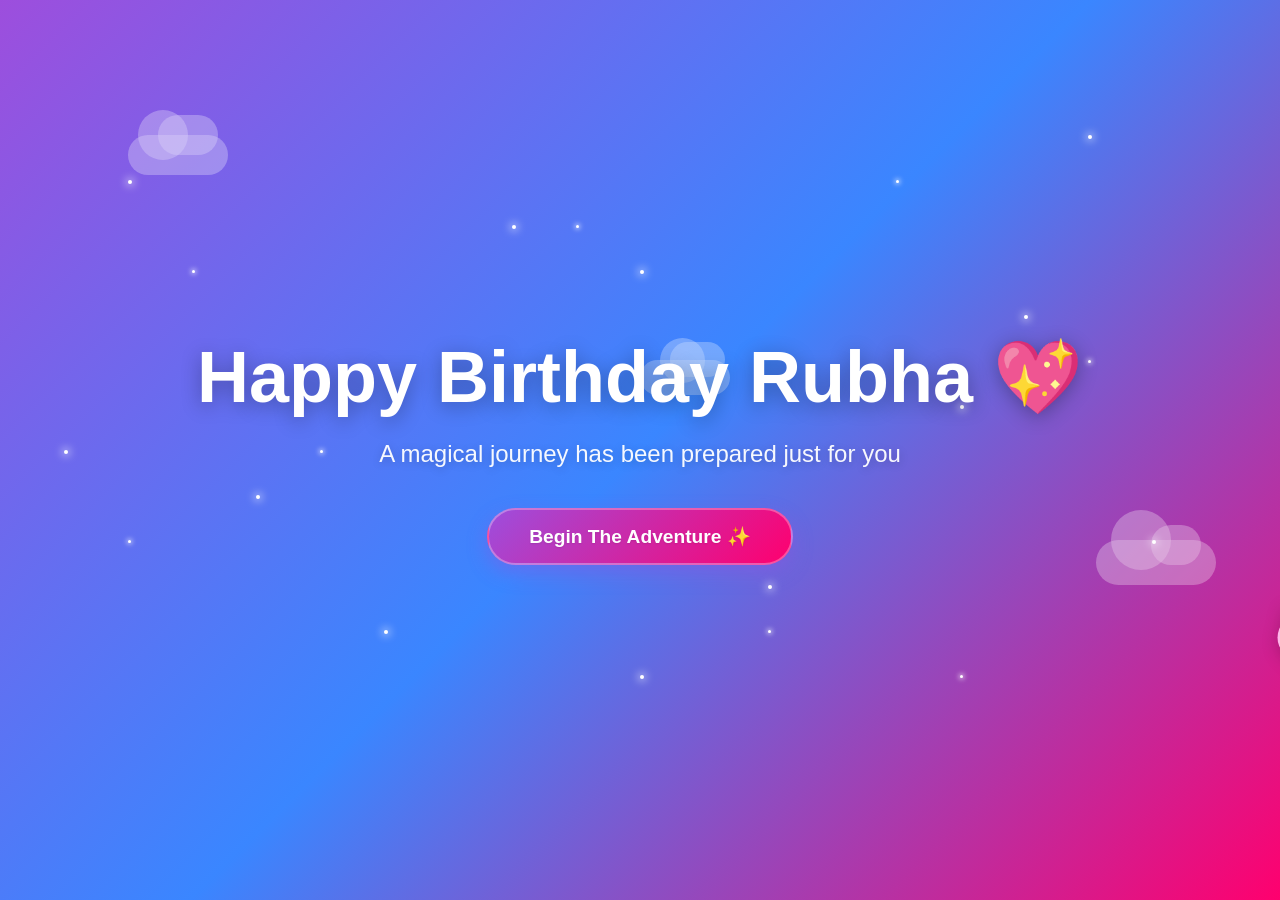
<file: rubha-birthday/index.html>
<!DOCTYPE html>
<html lang="en">
<head>
    <meta charset="UTF-8">
    <meta name="viewport" content="width=device-width, initial-scale=1.0">
    <title>Happy Birthday Rubha 💖</title>
    <link rel="stylesheet" href="style.css">
</head>
<body>
    <div class="page welcome-page">
        <!-- Animated background -->
        <div class="background-wrapper">
            <div class="gradient-bg"></div>
            
            <!-- Twinkling stars -->
            <div class="stars-container">
                <div class="star"></div>
                <div class="star"></div>
                <div class="star"></div>
                <div class="star"></div>
                <div class="star"></div>
                <div class="star"></div>
                <div class="star"></div>
                <div class="star"></div>
                <div class="star"></div>
                <div class="star"></div>
                <div class="star"></div>
                <div class="star"></div>
            </div>

            <!-- Floating clouds -->
            <div class="cloud cloud-1"></div>
            <div class="cloud cloud-2"></div>
            <div class="cloud cloud-3"></div>

            <!-- Rainbow -->
            <div class="rainbow-container">
                <div class="rainbow"></div>
            </div>

            <!-- Floating sparkles -->
            <div class="sparkles-container">
                <div class="sparkle sparkle-1"></div>
                <div class="sparkle sparkle-2"></div>
                <div class="sparkle sparkle-3"></div>
                <div class="sparkle sparkle-4"></div>
                <div class="sparkle sparkle-5"></div>
                <div class="sparkle sparkle-6"></div>
                <div class="sparkle sparkle-7"></div>
                <div class="sparkle sparkle-8"></div>
            </div>

            <!-- Animated Unicorn -->
            <div class="unicorn-container">
                <svg class="unicorn" viewBox="0 0 100 80" xmlns="http://www.w3.org/2000/svg">
                    <!-- Unicorn body -->
                    <ellipse cx="50" cy="50" rx="25" ry="20" fill="#FFB6E8"/>
                    
                    <!-- Unicorn head -->
                    <circle cx="28" cy="35" r="15" fill="#FFB6E8"/>
                    
                    <!-- Ears -->
                    <ellipse cx="20" cy="22" rx="4" ry="10" fill="#FFB6E8"/>
                    <ellipse cx="36" cy="20" rx="4" ry="10" fill="#FFB6E8"/>
                    <ellipse cx="20" cy="24" rx="2" ry="7" fill="#E8A0D0"/>
                    <ellipse cx="36" cy="22" rx="2" ry="7" fill="#E8A0D0"/>
                    
                    <!-- Horn -->
                    <polygon points="28,18 26,0 30,18" fill="#FFD700"/>
                    <polygon points="27.5,17 28,8 28.5,17" fill="#FFF"/>
                    
                    <!-- Eyes -->
                    <circle cx="24" cy="32" r="2" fill="#333"/>
                    <circle cx="32" cy="32" r="2" fill="#333"/>
                    
                    <!-- Muzzle -->
                    <ellipse cx="25" cy="40" rx="5" ry="4" fill="#FFE0F0"/>
                    
                    <!-- Mane -->
                    <path d="M 30 20 Q 32 15 35 20" stroke="#FF69B4" stroke-width="2" fill="none"/>
                    <path d="M 32 25 Q 35 20 38 25" stroke="#FF69B4" stroke-width="2" fill="none"/>
                    
                    <!-- Legs -->
                    <rect x="42" y="65" width="4" height="12" fill="#FFB6E8" rx="2"/>
                    <rect x="52" y="65" width="4" height="12" fill="#FFB6E8" rx="2"/>
                    <rect x="46" y="67" width="4" height="10" fill="#FFB6E8" rx="2"/>
                    <rect x="56" y="67" width="4" height="10" fill="#FFB6E8" rx="2"/>
                    
                    <!-- Tail -->
                    <path d="M 75 48 Q 85 45 90 35" stroke="#FF69B4" stroke-width="4" fill="none" stroke-linecap="round"/>
                    <path d="M 76 50 Q 86 48 91 40" stroke="#FF1493" stroke-width="3" fill="none" stroke-linecap="round"/>
                </svg>
            </div>
        </div>

        <!-- Content -->
        <div class="content-wrapper">
            <div class="hero-content">
                <h1 class="hero-title">Happy Birthday Rubha 💖</h1>
                <p class="hero-subtitle">A magical journey has been prepared just for you</p>
                <button class="magic-button" onclick="navigateTo('pandas.html')">
                    Begin The Adventure ✨
                </button>
            </div>
        </div>
    </div>

    <script src="script.js"></script>
</body>
</html>
</file>
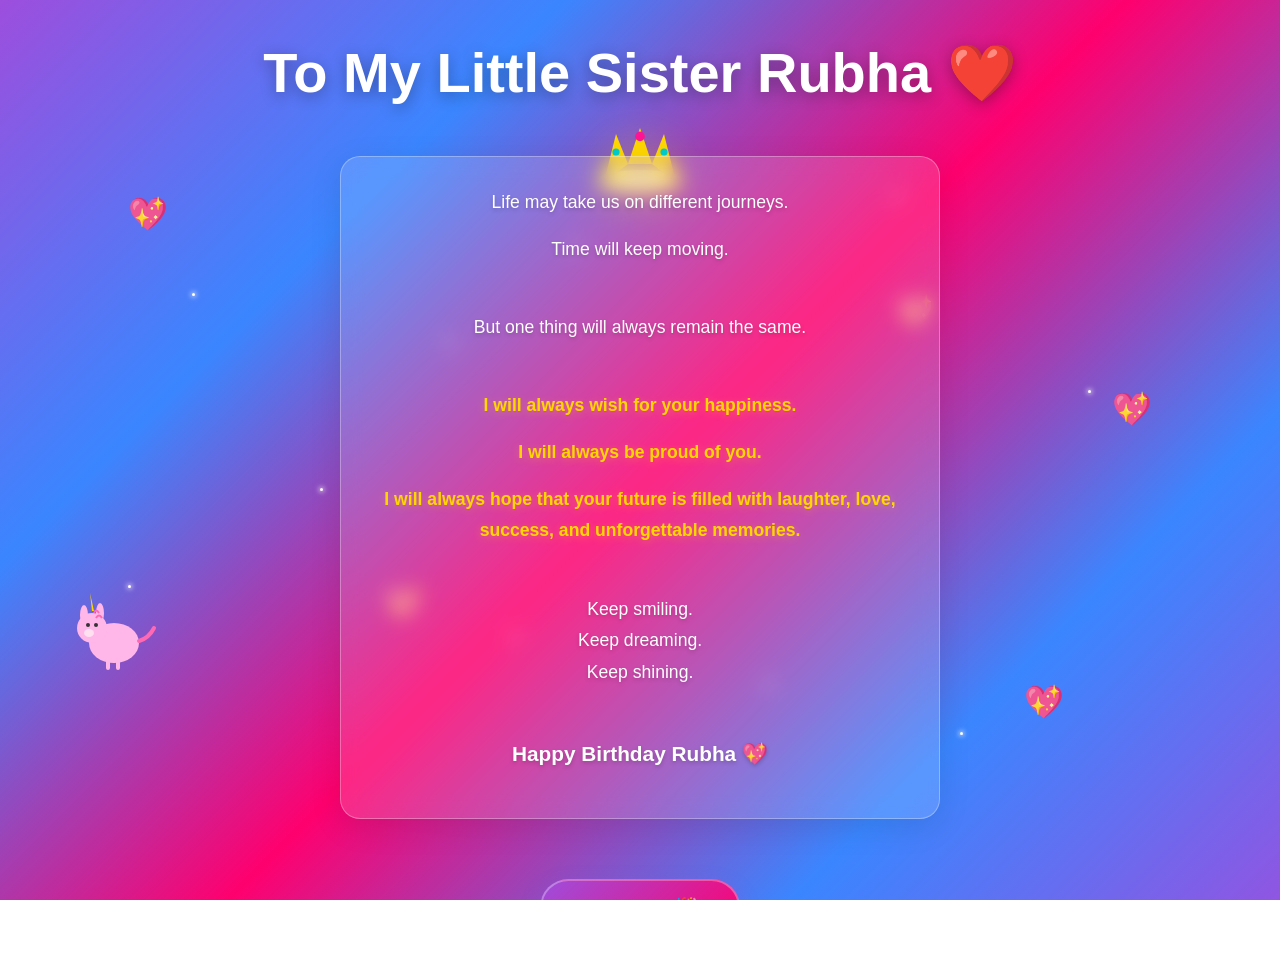
<file: rubha-birthday/final.html>
<!DOCTYPE html>
<html lang="en">
<head>
    <meta charset="UTF-8">
    <meta name="viewport" content="width=device-width, initial-scale=1.0">
    <title>Final Message - Happy Birthday Rubha</title>
    <link rel="stylesheet" href="style.css">
</head>
<body>
    <div class="page final-page">
        <!-- Animated background -->
        <div class="background-wrapper">
            <div class="gradient-bg gradient-final"></div>
            
            <!-- Rainbow -->
            <div class="rainbow-container">
                <div class="rainbow rainbow-final"></div>
            </div>

            <!-- Floating sparkles -->
            <div class="sparkles-container">
                <div class="sparkle sparkle-1"></div>
                <div class="sparkle sparkle-2"></div>
                <div class="sparkle sparkle-3"></div>
                <div class="sparkle sparkle-4"></div>
                <div class="sparkle sparkle-5"></div>
                <div class="sparkle sparkle-6"></div>
                <div class="sparkle sparkle-7"></div>
                <div class="sparkle sparkle-8"></div>
                <div class="sparkle sparkle-9"></div>
                <div class="sparkle sparkle-10"></div>
            </div>

            <!-- Floating hearts -->
            <div class="particles-container">
                <div class="heart heart-1">💖</div>
                <div class="heart heart-2">💖</div>
                <div class="heart heart-3">💖</div>
                <div class="heart heart-4">💖</div>
                <div class="heart heart-5">💖</div>
            </div>

            <!-- Animated Unicorns -->
            <div class="unicorn-flying">
                <svg class="unicorn-mini" viewBox="0 0 100 80" xmlns="http://www.w3.org/2000/svg">
                    <ellipse cx="50" cy="50" rx="25" ry="20" fill="#FFB6E8"/>
                    <circle cx="28" cy="35" r="15" fill="#FFB6E8"/>
                    <ellipse cx="20" cy="22" rx="4" ry="10" fill="#FFB6E8"/>
                    <ellipse cx="36" cy="20" rx="4" ry="10" fill="#FFB6E8"/>
                    <polygon points="28,18 26,0 30,18" fill="#FFD700"/>
                    <circle cx="24" cy="32" r="2" fill="#333"/>
                    <circle cx="32" cy="32" r="2" fill="#333"/>
                    <ellipse cx="25" cy="40" rx="5" ry="4" fill="#FFE0F0"/>
                    <path d="M 30 20 Q 32 15 35 20" stroke="#FF69B4" stroke-width="2" fill="none"/>
                    <path d="M 32 25 Q 35 20 38 25" stroke="#FF69B4" stroke-width="2" fill="none"/>
                    <rect x="42" y="65" width="4" height="12" fill="#FFB6E8" rx="2"/>
                    <rect x="52" y="65" width="4" height="12" fill="#FFB6E8" rx="2"/>
                    <path d="M 75 48 Q 85 45 90 35" stroke="#FF69B4" stroke-width="4" fill="none" stroke-linecap="round"/>
                </svg>
            </div>

            <!-- Crown animation -->
            <div class="crown-container">
                <svg class="crown" viewBox="0 0 100 60" xmlns="http://www.w3.org/2000/svg">
                    <!-- Crown base -->
                    <ellipse cx="50" cy="50" rx="35" ry="8" fill="#FFD700"/>
                    <ellipse cx="50" cy="48" rx="35" ry="8" fill="#FFF8DC" opacity="0.7"/>
                    
                    <!-- Crown points -->
                    <polygon points="20,50 30,10 40,35" fill="#FFD700"/>
                    <polygon points="40,35 50,5 60,35" fill="#FFD700"/>
                    <polygon points="60,35 70,10 80,50" fill="#FFD700"/>
                    
                    <!-- Jewels -->
                    <circle cx="50" cy="12" r="4" fill="#FF1493"/>
                    <circle cx="30" cy="25" r="3" fill="#00CED1"/>
                    <circle cx="70" cy="25" r="3" fill="#00CED1"/>
                    <circle cx="20" cy="48" r="2" fill="#FFD700"/>
                    <circle cx="80" cy="48" r="2" fill="#FFD700"/>
                </svg>
            </div>
        </div>

        <!-- Content -->
        <div class="content-wrapper final-content">
            <h1 class="final-title">To My Little Sister Rubha ❤️</h1>

            <div class="final-message glass-card">
                <div class="message-text">
                    <p>Life may take us on different journeys.</p>
                    <p>Time will keep moving.</p>
                    <br>
                    <p>But one thing will always remain the same.</p>
                    <br>
                    <p><span class="highlight">I will always wish for your happiness.</span></p>
                    <p><span class="highlight">I will always be proud of you.</span></p>
                    <p><span class="highlight">I will always hope that your future is filled with laughter, love, success, and unforgettable memories.</span></p>
                    <br>
                    <p>Keep smiling.<br>Keep dreaming.<br>Keep shining.</p>
                    <br>
                    <p class="signature">Happy Birthday Rubha 💖</p>
                </div>
            </div>

            <!-- Celebration animation trigger -->
            <div class="celebration-trigger">
                <button class="magic-button" onclick="triggerCelebration()">
                    Celebrate 🎉
                </button>
            </div>
        </div>

        <!-- Confetti container for celebration -->
        <div class="confetti-container" id="celebrationConfetti"></div>

        <!-- Celebration pandas -->
        <div class="celebration-pandas">
            <svg class="celebrating-panda panda-celebrate-1" viewBox="0 0 100 100" xmlns="http://www.w3.org/2000/svg">
                <circle cx="50" cy="45" r="35" fill="#FFF"/>
                <circle cx="28" cy="18" r="12" fill="#000"/>
                <circle cx="72" cy="18" r="12" fill="#000"/>
                <ellipse cx="38" cy="35" rx="10" ry="14" fill="#000"/>
                <ellipse cx="62" cy="35" rx="10" ry="14" fill="#000"/>
                <circle cx="38" cy="33" r="4" fill="#FFF"/>
                <circle cx="62" cy="33" r="4" fill="#FFF"/>
                <circle cx="38" cy="33" r="2" fill="#000"/>
                <circle cx="62" cy="33" r="2" fill="#000"/>
                <circle cx="50" cy="48" r="3" fill="#000"/>
                <path d="M 45 50 Q 50 54 55 50" stroke="#000" stroke-width="2" fill="none" stroke-linecap="round"/>
                <ellipse cx="50" cy="75" rx="20" ry="18" fill="#FFF"/>
                <ellipse cx="32" cy="65" rx="8" ry="18" fill="#000"/>
                <ellipse cx="68" cy="65" rx="8" ry="18" fill="#000"/>
                <circle cx="25" cy="45" r="5" fill="#FFB6D9" opacity="0.6"/>
                <circle cx="75" cy="45" r="5" fill="#FFB6D9" opacity="0.6"/>
            </svg>

            <svg class="celebrating-panda panda-celebrate-2" viewBox="0 0 100 100" xmlns="http://www.w3.org/2000/svg">
                <circle cx="50" cy="45" r="35" fill="#FFF"/>
                <circle cx="28" cy="18" r="12" fill="#000"/>
                <circle cx="72" cy="18" r="12" fill="#000"/>
                <ellipse cx="38" cy="35" rx="10" ry="14" fill="#000"/>
                <ellipse cx="62" cy="35" rx="10" ry="14" fill="#000"/>
                <circle cx="38" cy="33" r="4" fill="#FFF"/>
                <circle cx="62" cy="33" r="4" fill="#FFF"/>
                <circle cx="38" cy="33" r="2" fill="#000"/>
                <circle cx="62" cy="33" r="2" fill="#000"/>
                <circle cx="50" cy="48" r="3" fill="#000"/>
                <path d="M 45 50 Q 50 54 55 50" stroke="#000" stroke-width="2" fill="none" stroke-linecap="round"/>
                <ellipse cx="50" cy="75" rx="20" ry="18" fill="#FFF"/>
                <ellipse cx="32" cy="65" rx="8" ry="18" fill="#000"/>
                <ellipse cx="68" cy="65" rx="8" ry="18" fill="#000"/>
                <circle cx="25" cy="45" r="5" fill="#FFB6D9" opacity="0.6"/>
                <circle cx="75" cy="45" r="5" fill="#FFB6D9" opacity="0.6"/>
            </svg>
        </div>
    </div>

    <script src="script.js"></script>
</body>
</html>
</file>
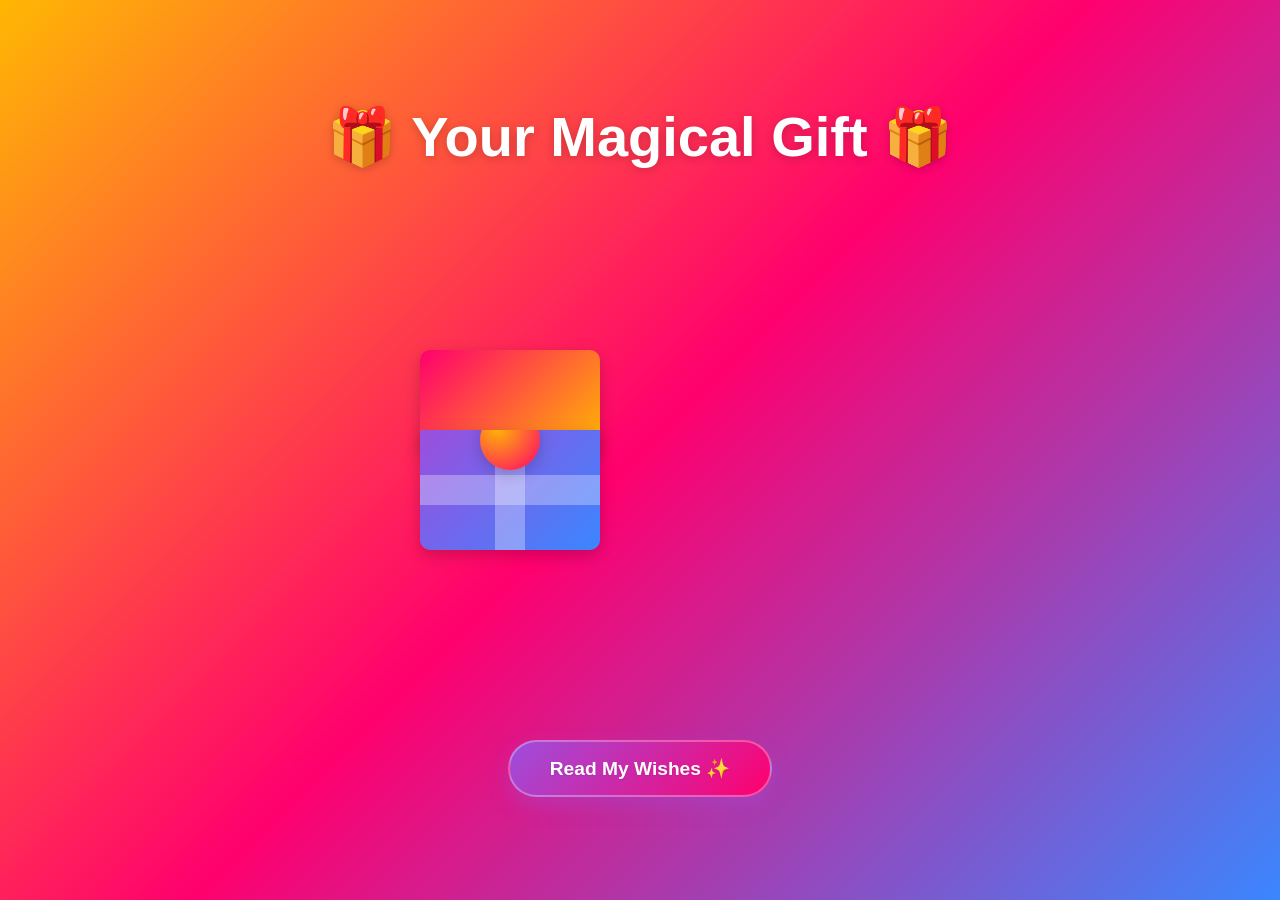
<file: rubha-birthday/gift.html>
<!DOCTYPE html>
<html lang="en">
<head>
    <meta charset="UTF-8">
    <meta name="viewport" content="width=device-width, initial-scale=1.0">
    <title>Your Magical Gift - Happy Birthday Rubha</title>
    <link rel="stylesheet" href="style.css">
</head>
<body>
    <div class="page gift-page">
        <!-- Animated background -->
        <div class="background-wrapper">
            <div class="gradient-bg gradient-variant-4"></div>
        </div>

        <!-- Content -->
        <div class="content-wrapper gift-content">
            <h1 class="page-title">🎁 Your Magical Gift 🎁</h1>

            <div class="gift-container">
                <!-- Gift Box -->
                <div class="gift-box-wrapper" id="giftBox" onclick="openGift()">
                    <div class="gift-box">
                        <!-- Gift Lid -->
                        <div class="gift-lid">
                            <div class="lid-shadow"></div>
                        </div>
                        
                        <!-- Gift Body -->
                        <div class="gift-body">
                            <div class="gift-ribbon vertical-ribbon"></div>
                            <div class="gift-ribbon horizontal-ribbon"></div>
                            <div class="gift-bow"></div>
                        </div>
                    </div>
                </div>

                <!-- Confetti Container -->
                <div class="confetti-container" id="confettiContainer"></div>

                <!-- Gift Content (Hidden until opened) -->
                <div class="gift-reveal glass-card" id="giftReveal">
                    <h2 class="gift-title">Inside This Gift 🌸</h2>
                    <div class="gift-items">
                        <div class="gift-item">
                            <span class="gift-icon">🌸</span>
                            <p>Endless Happiness</p>
                        </div>
                        <div class="gift-item">
                            <span class="gift-icon">✨</span>
                            <p>Confidence</p>
                        </div>
                        <div class="gift-item">
                            <span class="gift-icon">💖</span>
                            <p>Love</p>
                        </div>
                        <div class="gift-item">
                            <span class="gift-icon">🎯</span>
                            <p>Success</p>
                        </div>
                        <div class="gift-item">
                            <span class="gift-icon">🌈</span>
                            <p>Beautiful Memories</p>
                        </div>
                        <div class="gift-item">
                            <span class="gift-icon">🦄</span>
                            <p>Magical Adventures</p>
                        </div>
                    </div>

                    <!-- Floating hearts animation -->
                    <div class="floating-hearts">
                        <div class="floating-heart heart-float-1">💖</div>
                        <div class="floating-heart heart-float-2">💖</div>
                        <div class="floating-heart heart-float-3">💖</div>
                        <div class="floating-heart heart-float-4">💖</div>
                        <div class="floating-heart heart-float-5">💖</div>
                    </div>
                </div>
            </div>

            <div class="button-container">
                <button class="magic-button" onclick="navigateTo('wishes.html')">
                    Read My Wishes ✨
                </button>
            </div>
        </div>
    </div>

    <script src="script.js"></script>
</body>
</html>
</file>
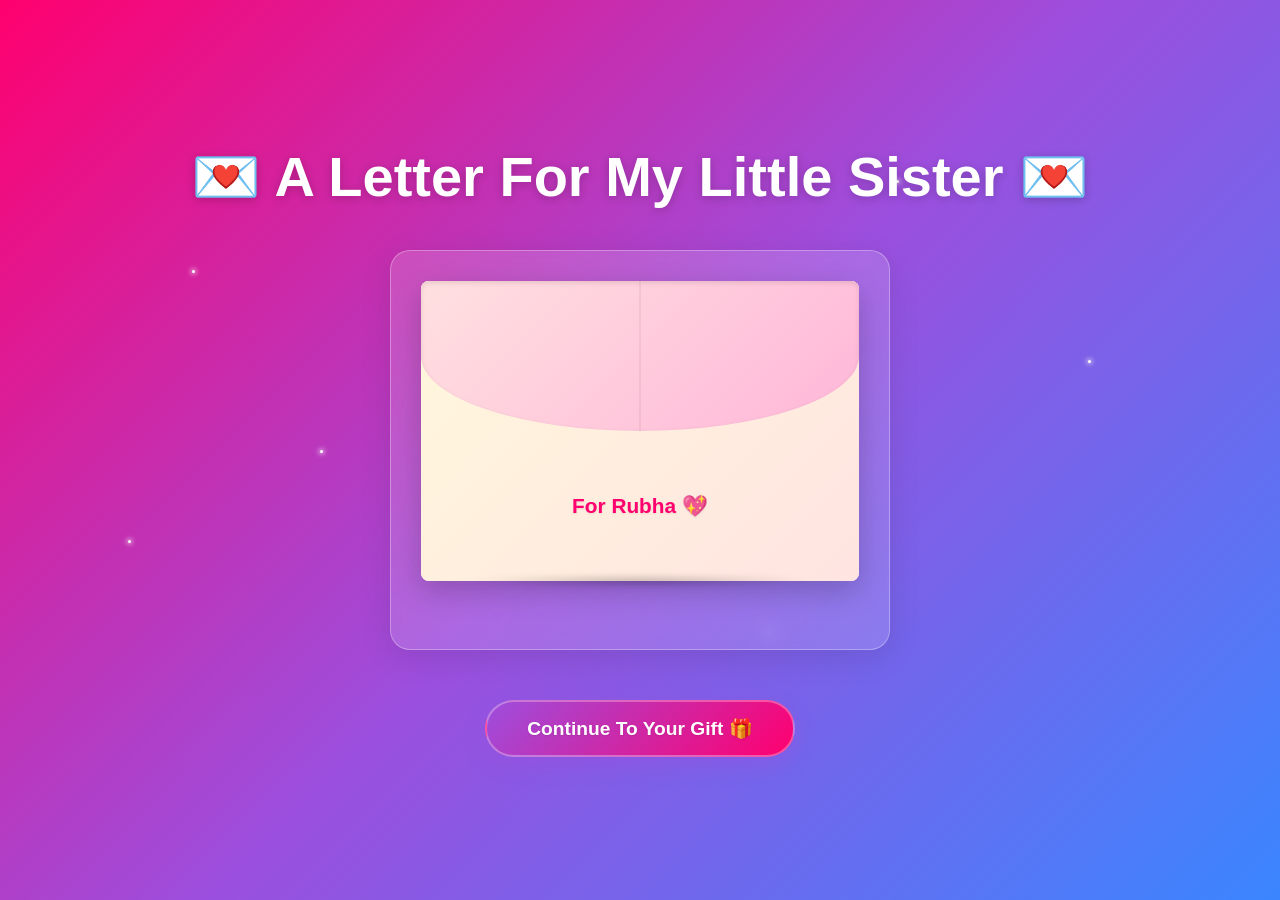
<file: rubha-birthday/letter.html>
<!DOCTYPE html>
<html lang="en">
<head>
    <meta charset="UTF-8">
    <meta name="viewport" content="width=device-width, initial-scale=1.0">
    <title>Letter For My Little Sister - Happy Birthday Rubha</title>
    <link rel="stylesheet" href="style.css">
</head>
<body>
    <div class="page letter-page">
        <!-- Animated background -->
        <div class="background-wrapper">
            <div class="gradient-bg gradient-variant-3"></div>
            
            <!-- Floating sparkles -->
            <div class="sparkles-container">
                <div class="sparkle sparkle-1"></div>
                <div class="sparkle sparkle-2"></div>
                <div class="sparkle sparkle-3"></div>
                <div class="sparkle sparkle-4"></div>
                <div class="sparkle sparkle-5"></div>
                <div class="sparkle sparkle-6"></div>
            </div>
        </div>

        <!-- Content -->
        <div class="content-wrapper letter-content">
            <h1 class="page-title">💌 A Letter For My Little Sister 💌</h1>

            <div class="letter-container glass-card">
                <!-- Envelope -->
                <div class="envelope" id="envelope" onclick="openEnvelope()">
                    <div class="envelope-back"></div>
                    <div class="envelope-front">
                        <div class="envelope-flap"></div>
                        <div class="envelope-body">
                            <p class="envelope-text">For Rubha 💖</p>
                        </div>
                    </div>
                    <div class="envelope-shadow"></div>
                </div>

                <!-- Letter inside -->
                <div class="letter-paper" id="letterPaper">
                    <div class="letter-content-inner">
                        <h2 class="letter-title">Dear Rubha 💖</h2>
                        <div class="letter-body">
                            <p>Today is not just another birthday.</p>
                            <p>It is a celebration of the wonderful person you are.</p>
                            <br>
                            <p>Thank you for all the smiles, all the memories, and all the happiness you bring.</p>
                            <br>
                            <p>No matter how many years pass, you will always be my little sister.</p>
                            <br>
                            <p>May your life be filled with:</p>
                            <ul class="letter-list">
                                <li>✨ Joy</li>
                                <li>🎯 Success</li>
                                <li>💖 Love</li>
                                <li>🌈 Adventures</li>
                                <li>💝 Beautiful Memories</li>
                            </ul>
                            <br>
                            <p class="letter-closing">Keep smiling.<br>Keep dreaming.<br>Keep shining.</p>
                            <br>
                            <p class="letter-signature">Happy Birthday ❤️</p>
                        </div>
                    </div>
                </div>
            </div>

            <div class="button-container">
                <button class="magic-button" onclick="navigateTo('gift.html')">
                    Continue To Your Gift 🎁
                </button>
            </div>
        </div>
    </div>

    <script src="script.js"></script>
</body>
</html>
</file>
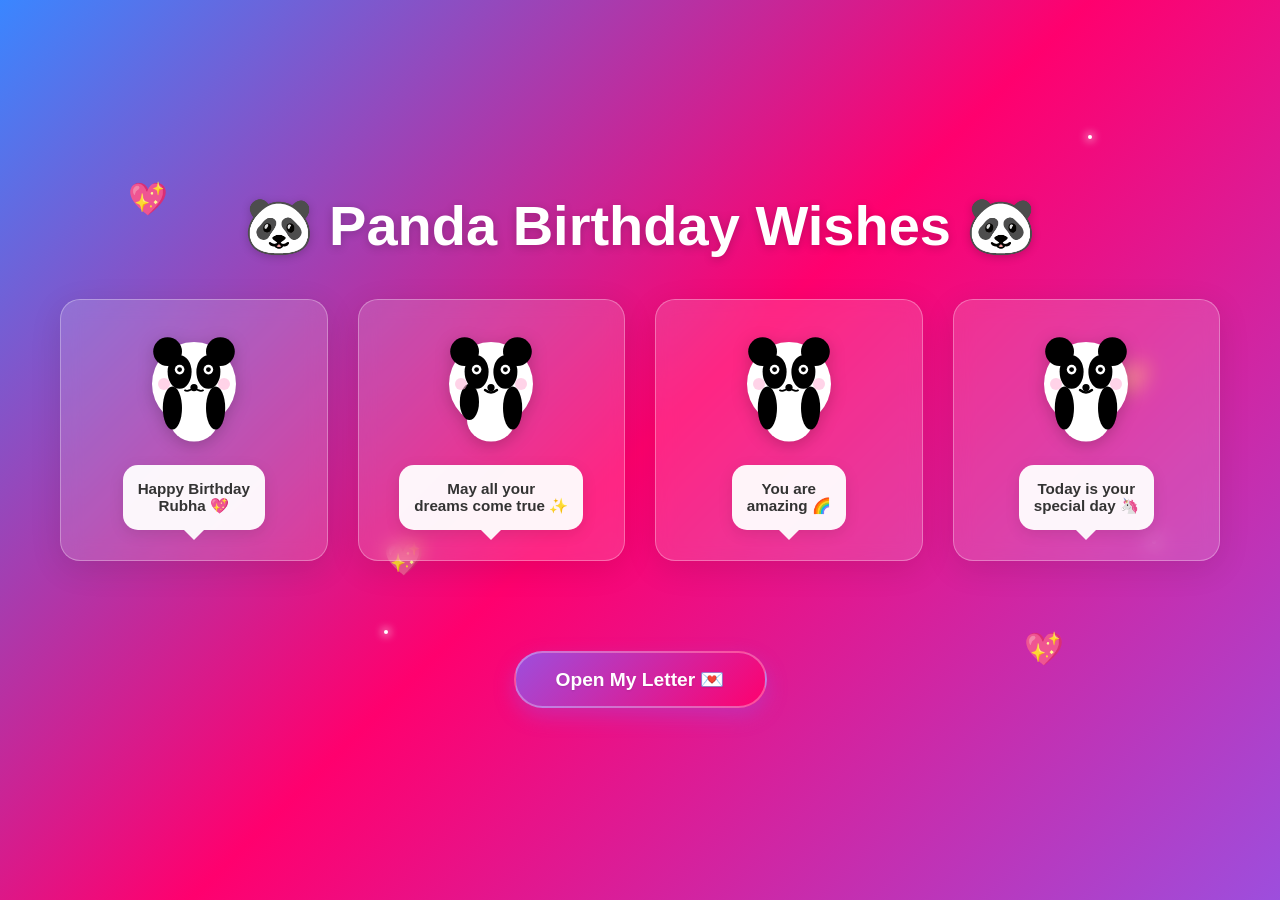
<file: rubha-birthday/pandas.html>
<!DOCTYPE html>
<html lang="en">
<head>
    <meta charset="UTF-8">
    <meta name="viewport" content="width=device-width, initial-scale=1.0">
    <title>Panda Wishes - Happy Birthday Rubha</title>
    <link rel="stylesheet" href="style.css">
</head>
<body>
    <div class="page pandas-page">
        <!-- Animated background -->
        <div class="background-wrapper">
            <div class="gradient-bg gradient-variant-2"></div>
            
            <!-- Rainbow -->
            <div class="rainbow-container">
                <div class="rainbow"></div>
            </div>

            <!-- Floating hearts and stars -->
            <div class="particles-container">
                <div class="heart heart-1">💖</div>
                <div class="star star-1"></div>
                <div class="heart heart-2">💖</div>
                <div class="star star-2"></div>
                <div class="heart heart-3">💖</div>
                <div class="star star-3"></div>
                <div class="heart heart-4">💖</div>
            </div>
        </div>

        <!-- Content -->
        <div class="content-wrapper pandas-content">
            <h1 class="page-title">🐼 Panda Birthday Wishes 🐼</h1>

            <div class="pandas-grid">
                <!-- Panda 1 -->
                <div class="panda-card glass-card">
                    <div class="panda-box">
                        <svg class="panda" viewBox="0 0 100 100" xmlns="http://www.w3.org/2000/svg">
                            <!-- Head -->
                            <circle cx="50" cy="45" r="35" fill="#FFF"/>
                            <!-- Left ear -->
                            <circle cx="28" cy="18" r="12" fill="#000"/>
                            <!-- Right ear -->
                            <circle cx="72" cy="18" r="12" fill="#000"/>
                            <!-- Left eye patch -->
                            <ellipse cx="38" cy="35" rx="10" ry="14" fill="#000"/>
                            <!-- Right eye patch -->
                            <ellipse cx="62" cy="35" rx="10" ry="14" fill="#000"/>
                            <!-- Eyes -->
                            <circle cx="38" cy="33" r="4" fill="#FFF"/>
                            <circle cx="62" cy="33" r="4" fill="#FFF"/>
                            <circle cx="38" cy="33" r="2" fill="#000"/>
                            <circle cx="62" cy="33" r="2" fill="#000"/>
                            <!-- Nose -->
                            <circle cx="50" cy="48" r="3" fill="#000"/>
                            <!-- Mouth -->
                            <path d="M 50 48 Q 45 52 42 50" stroke="#000" stroke-width="1.5" fill="none"/>
                            <path d="M 50 48 Q 55 52 58 50" stroke="#000" stroke-width="1.5" fill="none"/>
                            <!-- Body -->
                            <ellipse cx="50" cy="75" rx="20" ry="18" fill="#FFF"/>
                            <!-- Left arm -->
                            <ellipse cx="32" cy="65" rx="8" ry="18" fill="#000"/>
                            <!-- Right arm -->
                            <ellipse cx="68" cy="65" rx="8" ry="18" fill="#000"/>
                            <!-- Cheeks -->
                            <circle cx="25" cy="45" r="5" fill="#FFB6D9" opacity="0.6"/>
                            <circle cx="75" cy="45" r="5" fill="#FFB6D9" opacity="0.6"/>
                        </svg>
                    </div>
                    <div class="speech-bubble">
                        <p>Happy Birthday<br>Rubha 💖</p>
                    </div>
                </div>

                <!-- Panda 2 -->
                <div class="panda-card glass-card">
                    <div class="panda-box">
                        <svg class="panda panda-wave" viewBox="0 0 100 100" xmlns="http://www.w3.org/2000/svg">
                            <!-- Head -->
                            <circle cx="50" cy="45" r="35" fill="#FFF"/>
                            <!-- Left ear -->
                            <circle cx="28" cy="18" r="12" fill="#000"/>
                            <!-- Right ear -->
                            <circle cx="72" cy="18" r="12" fill="#000"/>
                            <!-- Left eye patch -->
                            <ellipse cx="38" cy="35" rx="10" ry="14" fill="#000"/>
                            <!-- Right eye patch -->
                            <ellipse cx="62" cy="35" rx="10" ry="14" fill="#000"/>
                            <!-- Eyes -->
                            <circle cx="38" cy="33" r="4" fill="#FFF"/>
                            <circle cx="62" cy="33" r="4" fill="#FFF"/>
                            <circle cx="38" cy="33" r="2" fill="#000"/>
                            <circle cx="62" cy="33" r="2" fill="#000"/>
                            <!-- Nose -->
                            <circle cx="50" cy="48" r="3" fill="#000"/>
                            <!-- Mouth happy -->
                            <path d="M 45 50 Q 50 54 55 50" stroke="#000" stroke-width="2" fill="none" stroke-linecap="round"/>
                            <!-- Body -->
                            <ellipse cx="50" cy="75" rx="20" ry="18" fill="#FFF"/>
                            <!-- Left arm (waving) -->
                            <ellipse cx="32" cy="60" rx="8" ry="15" fill="#000"/>
                            <!-- Right arm -->
                            <ellipse cx="68" cy="65" rx="8" ry="18" fill="#000"/>
                            <!-- Cheeks -->
                            <circle cx="25" cy="45" r="5" fill="#FFB6D9" opacity="0.6"/>
                            <circle cx="75" cy="45" r="5" fill="#FFB6D9" opacity="0.6"/>
                        </svg>
                    </div>
                    <div class="speech-bubble">
                        <p>May all your<br>dreams come true ✨</p>
                    </div>
                </div>

                <!-- Panda 3 -->
                <div class="panda-card glass-card">
                    <div class="panda-box">
                        <svg class="panda" viewBox="0 0 100 100" xmlns="http://www.w3.org/2000/svg">
                            <!-- Head -->
                            <circle cx="50" cy="45" r="35" fill="#FFF"/>
                            <!-- Left ear -->
                            <circle cx="28" cy="18" r="12" fill="#000"/>
                            <!-- Right ear -->
                            <circle cx="72" cy="18" r="12" fill="#000"/>
                            <!-- Left eye patch -->
                            <ellipse cx="38" cy="35" rx="10" ry="14" fill="#000"/>
                            <!-- Right eye patch -->
                            <ellipse cx="62" cy="35" rx="10" ry="14" fill="#000"/>
                            <!-- Eyes -->
                            <circle cx="38" cy="33" r="4" fill="#FFF"/>
                            <circle cx="62" cy="33" r="4" fill="#FFF"/>
                            <circle cx="38" cy="33" r="2" fill="#000"/>
                            <circle cx="62" cy="33" r="2" fill="#000"/>
                            <!-- Nose -->
                            <circle cx="50" cy="48" r="3" fill="#000"/>
                            <!-- Mouth -->
                            <path d="M 50 48 Q 45 52 42 50" stroke="#000" stroke-width="1.5" fill="none"/>
                            <path d="M 50 48 Q 55 52 58 50" stroke="#000" stroke-width="1.5" fill="none"/>
                            <!-- Body -->
                            <ellipse cx="50" cy="75" rx="20" ry="18" fill="#FFF"/>
                            <!-- Left arm -->
                            <ellipse cx="32" cy="65" rx="8" ry="18" fill="#000"/>
                            <!-- Right arm -->
                            <ellipse cx="68" cy="65" rx="8" ry="18" fill="#000"/>
                            <!-- Cheeks -->
                            <circle cx="25" cy="45" r="5" fill="#FFB6D9" opacity="0.6"/>
                            <circle cx="75" cy="45" r="5" fill="#FFB6D9" opacity="0.6"/>
                        </svg>
                    </div>
                    <div class="speech-bubble">
                        <p>You are<br>amazing 🌈</p>
                    </div>
                </div>

                <!-- Panda 4 -->
                <div class="panda-card glass-card">
                    <div class="panda-box">
                        <svg class="panda panda-bounce" viewBox="0 0 100 100" xmlns="http://www.w3.org/2000/svg">
                            <!-- Head -->
                            <circle cx="50" cy="45" r="35" fill="#FFF"/>
                            <!-- Left ear -->
                            <circle cx="28" cy="18" r="12" fill="#000"/>
                            <!-- Right ear -->
                            <circle cx="72" cy="18" r="12" fill="#000"/>
                            <!-- Left eye patch -->
                            <ellipse cx="38" cy="35" rx="10" ry="14" fill="#000"/>
                            <!-- Right eye patch -->
                            <ellipse cx="62" cy="35" rx="10" ry="14" fill="#000"/>
                            <!-- Eyes -->
                            <circle cx="38" cy="33" r="4" fill="#FFF"/>
                            <circle cx="62" cy="33" r="4" fill="#FFF"/>
                            <circle cx="38" cy="33" r="2" fill="#000"/>
                            <circle cx="62" cy="33" r="2" fill="#000"/>
                            <!-- Nose -->
                            <circle cx="50" cy="48" r="3" fill="#000"/>
                            <!-- Mouth happy -->
                            <path d="M 45 50 Q 50 54 55 50" stroke="#000" stroke-width="2" fill="none" stroke-linecap="round"/>
                            <!-- Body -->
                            <ellipse cx="50" cy="75" rx="20" ry="18" fill="#FFF"/>
                            <!-- Left arm -->
                            <ellipse cx="32" cy="65" rx="8" ry="18" fill="#000"/>
                            <!-- Right arm -->
                            <ellipse cx="68" cy="65" rx="8" ry="18" fill="#000"/>
                            <!-- Cheeks -->
                            <circle cx="25" cy="45" r="5" fill="#FFB6D9" opacity="0.6"/>
                            <circle cx="75" cy="45" r="5" fill="#FFB6D9" opacity="0.6"/>
                        </svg>
                    </div>
                    <div class="speech-bubble">
                        <p>Today is your<br>special day 🦄</p>
                    </div>
                </div>
            </div>

            <div class="button-container">
                <button class="magic-button" onclick="navigateTo('letter.html')">
                    Open My Letter 💌
                </button>
            </div>
        </div>
    </div>

    <script src="script.js"></script>
</body>
</html>
</file>
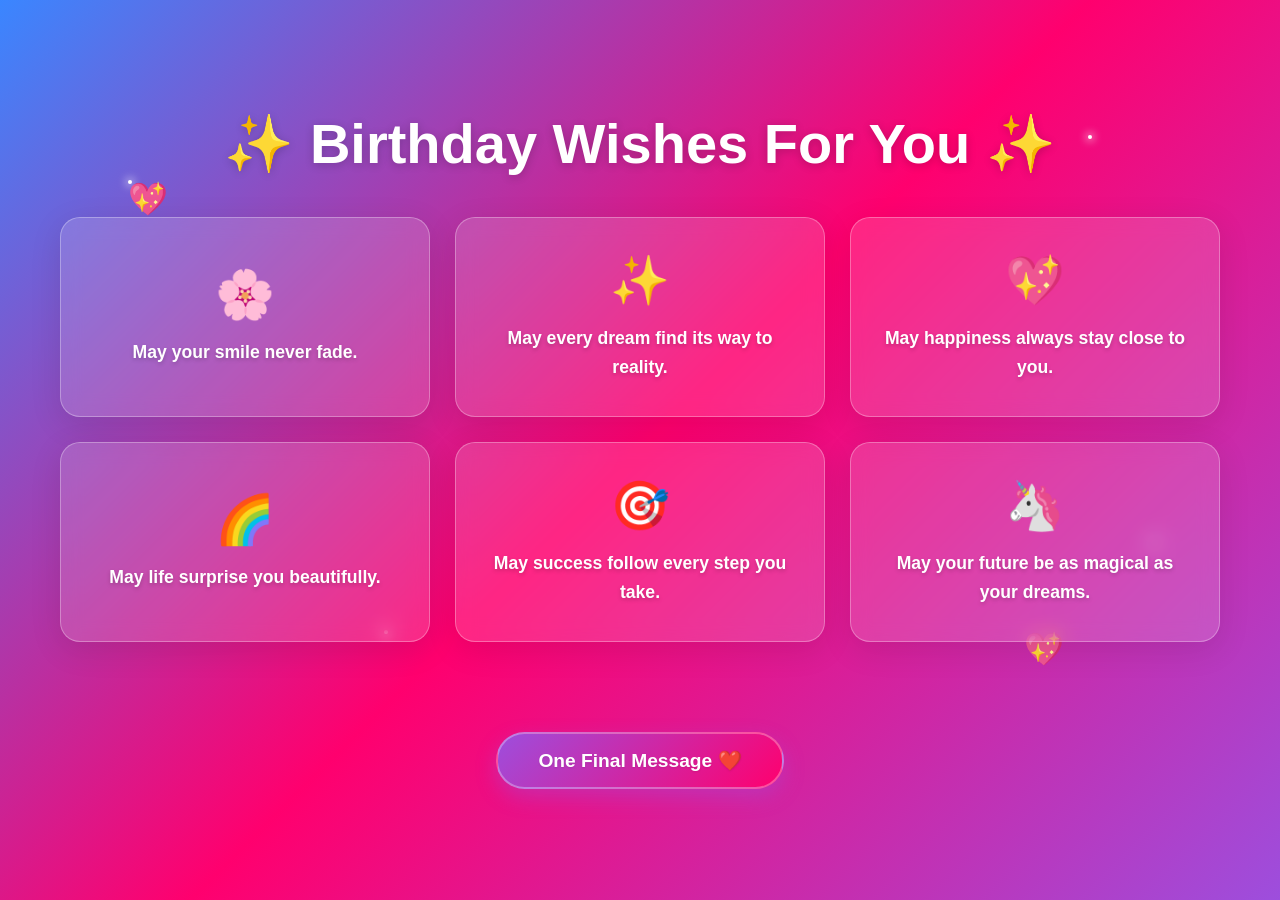
<file: rubha-birthday/wishes.html>
<!DOCTYPE html>
<html lang="en">
<head>
    <meta charset="UTF-8">
    <meta name="viewport" content="width=device-width, initial-scale=1.0">
    <title>Birthday Wishes - Happy Birthday Rubha</title>
    <link rel="stylesheet" href="style.css">
</head>
<body>
    <div class="page wishes-page">
        <!-- Animated background -->
        <div class="background-wrapper">
            <div class="gradient-bg gradient-variant-2"></div>
            
            <!-- Floating particles -->
            <div class="particles-container">
                <div class="star star-1"></div>
                <div class="star star-2"></div>
                <div class="heart heart-1">💖</div>
                <div class="star star-3"></div>
                <div class="heart heart-2">💖</div>
                <div class="star star-4"></div>
            </div>
        </div>

        <!-- Content -->
        <div class="content-wrapper wishes-content">
            <h1 class="page-title">✨ Birthday Wishes For You ✨</h1>

            <div class="wishes-grid">
                <!-- Wish 1 -->
                <div class="wish-card glass-card wish-card-1">
                    <div class="wish-icon">🌸</div>
                    <p class="wish-text">May your smile never fade.</p>
                </div>

                <!-- Wish 2 -->
                <div class="wish-card glass-card wish-card-2">
                    <div class="wish-icon">✨</div>
                    <p class="wish-text">May every dream find its way to reality.</p>
                </div>

                <!-- Wish 3 -->
                <div class="wish-card glass-card wish-card-3">
                    <div class="wish-icon">💖</div>
                    <p class="wish-text">May happiness always stay close to you.</p>
                </div>

                <!-- Wish 4 -->
                <div class="wish-card glass-card wish-card-4">
                    <div class="wish-icon">🌈</div>
                    <p class="wish-text">May life surprise you beautifully.</p>
                </div>

                <!-- Wish 5 -->
                <div class="wish-card glass-card wish-card-5">
                    <div class="wish-icon">🎯</div>
                    <p class="wish-text">May success follow every step you take.</p>
                </div>

                <!-- Wish 6 -->
                <div class="wish-card glass-card wish-card-6">
                    <div class="wish-icon">🦄</div>
                    <p class="wish-text">May your future be as magical as your dreams.</p>
                </div>
            </div>

            <div class="button-container">
                <button class="magic-button" onclick="navigateTo('final.html')">
                    One Final Message ❤️
                </button>
            </div>
        </div>
    </div>

    <script src="script.js"></script>
</body>
</html>
</file>
<file: rubha-birthday/style.css>
/* ==================== GLOBAL STYLES ==================== */

* {
    margin: 0;
    padding: 0;
    box-sizing: border-box;
}

:root {
    /* Primary Colors */
    --primary-purple: #9d4edd;
    --primary-blue: #3a86ff;
    --primary-pink: #ff006e;
    
    /* Secondary Colors */
    --light-purple: #d8b4fe;
    --light-blue: #a7d8ff;
    --light-pink: #ff97cc;
    --accent-yellow: #ffb703;
    
    /* Gradients */
    --gradient-main: linear-gradient(135deg, #9d4edd 0%, #3a86ff 50%, #ff006e 100%);
    --gradient-light: linear-gradient(135deg, #d8b4fe 0%, #a7d8ff 50%, #ff97cc 100%);
    
    /* Glassmorphism */
    --glass-bg: rgba(255, 255, 255, 0.15);
    --glass-border: rgba(255, 255, 255, 0.3);
    
    /* Fonts */
    --font-display: 'Segoe UI', Tahoma, Geneva, Verdana, sans-serif;
    --font-body: 'Segoe UI', Tahoma, Geneva, Verdana, sans-serif;
}

html, body {
    width: 100%;
    height: 100%;
    overflow-x: hidden;
    font-family: var(--font-body);
    background: var(--gradient-main);
}

body {
    background-attachment: fixed;
}

/* ==================== PAGE STRUCTURE ==================== */

.page {
    position: relative;
    width: 100%;
    min-height: 100vh;
    display: flex;
    align-items: center;
    justify-content: center;
    overflow: hidden;
    animation: pageEnter 0.8s ease-out;
}

@keyframes pageEnter {
    from {
        opacity: 0;
        transform: translateY(30px);
    }
    to {
        opacity: 1;
        transform: translateY(0);
    }
}

.background-wrapper {
    position: absolute;
    top: 0;
    left: 0;
    width: 100%;
    height: 100%;
    overflow: hidden;
}

.gradient-bg {
    position: absolute;
    top: 0;
    left: 0;
    width: 100%;
    height: 100%;
    background: var(--gradient-main);
    animation: gradientShift 15s ease-in-out infinite;
}

@keyframes gradientShift {
    0%, 100% { filter: brightness(1) hue-rotate(0deg); }
    50% { filter: brightness(1.1) hue-rotate(5deg); }
}

.gradient-variant-2 {
    background: linear-gradient(135deg, #3a86ff 0%, #ff006e 50%, #9d4edd 100%);
}

.gradient-variant-3 {
    background: linear-gradient(135deg, #ff006e 0%, #9d4edd 50%, #3a86ff 100%);
}

.gradient-variant-4 {
    background: linear-gradient(135deg, #ffb703 0%, #ff006e 50%, #3a86ff 100%);
}

.gradient-final {
    background: linear-gradient(135deg, #9d4edd 0%, #3a86ff 25%, #ff006e 50%, #3a86ff 75%, #9d4edd 100%);
    animation: rainbowShift 10s ease-in-out infinite;
}

@keyframes rainbowShift {
    0%, 100% { filter: brightness(1); }
    50% { filter: brightness(1.15); }
}

.content-wrapper {
    position: relative;
    z-index: 10;
    width: 100%;
    max-width: 1200px;
    padding: 40px 20px;
    margin: 0 auto;
}

@media (max-width: 768px) {
    .content-wrapper {
        padding: 30px 15px;
    }
}

/* ==================== GLASSMORPHISM ==================== */

.glass-card {
    background: var(--glass-bg);
    border: 1px solid var(--glass-border);
    border-radius: 20px;
    backdrop-filter: blur(10px);
    -webkit-backdrop-filter: blur(10px);
    box-shadow: 0 8px 32px rgba(0, 0, 0, 0.1);
    padding: 30px;
    transition: all 0.3s ease;
}

.glass-card:hover {
    background: rgba(255, 255, 255, 0.2);
    border-color: rgba(255, 255, 255, 0.4);
    transform: translateY(-5px);
    box-shadow: 0 12px 40px rgba(0, 0, 0, 0.15);
}

/* ==================== TYPOGRAPHY ==================== */

.page-title {
    font-size: clamp(2rem, 5vw, 3.5rem);
    font-weight: 700;
    text-align: center;
    color: white;
    margin-bottom: 40px;
    text-shadow: 0 2px 10px rgba(0, 0, 0, 0.2);
    animation: titlePulse 3s ease-in-out infinite;
}

@keyframes titlePulse {
    0%, 100% { transform: scale(1); }
    50% { transform: scale(1.02); }
}

.hero-title {
    font-size: clamp(2.5rem, 8vw, 4.5rem);
    font-weight: 800;
    color: white;
    text-shadow: 0 4px 20px rgba(0, 0, 0, 0.3);
    margin-bottom: 20px;
    animation: heroTitleFade 1s ease-out;
}

@keyframes heroTitleFade {
    from {
        opacity: 0;
        transform: translateY(-20px);
    }
    to {
        opacity: 1;
        transform: translateY(0);
    }
}

.hero-subtitle {
    font-size: clamp(1rem, 2.5vw, 1.5rem);
    color: rgba(255, 255, 255, 0.95);
    text-align: center;
    margin-bottom: 40px;
    text-shadow: 0 2px 10px rgba(0, 0, 0, 0.2);
    animation: heroSubtitleFade 1s ease-out 0.3s both;
}

@keyframes heroSubtitleFade {
    from {
        opacity: 0;
        transform: translateY(-10px);
    }
    to {
        opacity: 1;
        transform: translateY(0);
    }
}

/* ==================== BUTTONS ==================== */

.magic-button {
    padding: 15px 40px;
    font-size: clamp(1rem, 2vw, 1.2rem);
    font-weight: 600;
    color: white;
    background: linear-gradient(135deg, var(--primary-purple), var(--primary-pink));
    border: 2px solid rgba(255, 255, 255, 0.3);
    border-radius: 50px;
    cursor: pointer;
    transition: all 0.3s ease;
    box-shadow: 0 8px 20px rgba(157, 78, 221, 0.4);
    text-shadow: 0 1px 2px rgba(0, 0, 0, 0.1);
    animation: buttonAppear 1s ease-out 0.6s both;
}

@keyframes buttonAppear {
    from {
        opacity: 0;
        transform: translateY(20px);
    }
    to {
        opacity: 1;
        transform: translateY(0);
    }
}

.magic-button:hover {
    transform: translateY(-3px) scale(1.05);
    box-shadow: 0 12px 30px rgba(157, 78, 221, 0.6);
    background: linear-gradient(135deg, #b847f5, #ff1493);
}

.magic-button:active {
    transform: translateY(-1px) scale(1.02);
}

.button-container {
    display: flex;
    justify-content: center;
    margin-top: 50px;
    gap: 20px;
}

@media (max-width: 768px) {
    .button-container {
        flex-direction: column;
        align-items: center;
    }

    .magic-button {
        width: 100%;
        max-width: 300px;
    }
}

/* ==================== WELCOME PAGE ANIMATIONS ==================== */

.welcome-page {
    background: linear-gradient(135deg, #9d4edd 0%, #3a86ff 50%, #ff006e 100%);
    background-attachment: fixed;
}

/* Rainbow Animation */
.rainbow-container {
    position: absolute;
    top: -50%;
    left: 50%;
    transform: translateX(-50%);
    width: 200%;
    height: 150%;
    opacity: 0.8;
}

.rainbow {
    position: absolute;
    width: 400px;
    height: 200px;
    background: linear-gradient(90deg, 
        transparent 0%, 
        #ff006e 14%, 
        #ffb703 28%, 
        #ffb703 42%, 
        #3a86ff 56%, 
        #3a86ff 70%, 
        #9d4edd 84%, 
        transparent 100%);
    border-radius: 50%;
    filter: blur(8px);
    animation: rainbowFloat 6s ease-in-out infinite;
}

@keyframes rainbowFloat {
    0%, 100% { transform: translateY(0) rotate(0deg); }
    50% { transform: translateY(-20px) rotate(2deg); }
}

.rainbow-final {
    animation: rainbowGlow 4s ease-in-out infinite;
    filter: blur(6px) brightness(1.3);
}

@keyframes rainbowGlow {
    0%, 100% { filter: blur(6px) brightness(1.3); }
    50% { filter: blur(8px) brightness(1.5); }
}

/* Stars */
.stars-container {
    position: absolute;
    width: 100%;
    height: 100%;
}

.star {
    position: absolute;
    width: 4px;
    height: 4px;
    background: white;
    border-radius: 50%;
    box-shadow: 0 0 8px 2px rgba(255, 255, 255, 0.6);
    animation: twinkle 3s ease-in-out infinite;
}

.star:nth-child(1) { top: 20%; left: 10%; animation-delay: 0s; }
.star:nth-child(2) { top: 15%; left: 85%; animation-delay: 0.5s; }
.star:nth-child(3) { top: 50%; left: 5%; animation-delay: 1s; }
.star:nth-child(4) { top: 60%; left: 90%; animation-delay: 1.5s; }
.star:nth-child(5) { top: 30%; left: 50%; animation-delay: 0.3s; }
.star:nth-child(6) { top: 70%; left: 30%; animation-delay: 0.8s; }
.star:nth-child(7) { top: 45%; left: 75%; animation-delay: 1.2s; }
.star:nth-child(8) { top: 65%; left: 60%; animation-delay: 1.8s; }
.star:nth-child(9) { top: 25%; left: 40%; animation-delay: 0.6s; }
.star:nth-child(10) { top: 55%; left: 20%; animation-delay: 1.1s; }
.star:nth-child(11) { top: 35%; left: 80%; animation-delay: 0.4s; }
.star:nth-child(12) { top: 75%; left: 50%; animation-delay: 1.6s; }

@keyframes twinkle {
    0%, 100% { opacity: 0.3; }
    50% { opacity: 1; }
}

/* Clouds */
.cloud {
    position: absolute;
    background: rgba(255, 255, 255, 0.4);
    border-radius: 100px;
    opacity: 0.7;
}

.cloud::before,
.cloud::after {
    content: '';
    position: absolute;
    background: rgba(255, 255, 255, 0.4);
    border-radius: 100px;
}

.cloud-1 {
    top: 15%;
    left: 10%;
    width: 100px;
    height: 40px;
    animation: cloudFloat 20s linear infinite;
}

.cloud-1::before {
    width: 50px;
    height: 50px;
    top: -25px;
    left: 10px;
}

.cloud-1::after {
    width: 60px;
    height: 40px;
    top: -20px;
    right: 10px;
}

.cloud-2 {
    top: 60%;
    right: 5%;
    width: 120px;
    height: 45px;
    animation: cloudFloat 25s linear infinite reverse;
}

.cloud-2::before {
    width: 60px;
    height: 60px;
    top: -30px;
    left: 15px;
}

.cloud-2::after {
    width: 50px;
    height: 40px;
    top: -15px;
    right: 15px;
}

.cloud-3 {
    top: 40%;
    left: 50%;
    width: 90px;
    height: 35px;
    animation: cloudFloat 22s linear infinite 5s;
}

.cloud-3::before {
    width: 45px;
    height: 45px;
    top: -22px;
    left: 20px;
}

.cloud-3::after {
    width: 55px;
    height: 35px;
    top: -18px;
    right: 5px;
}

@keyframes cloudFloat {
    from { transform: translateX(-100%); }
    to { transform: translateX(calc(100vw + 200px)); }
}

/* Sparkles */
.sparkles-container {
    position: absolute;
    width: 100%;
    height: 100%;
}

.sparkle {
    position: absolute;
    width: 3px;
    height: 3px;
    background: white;
    border-radius: 50%;
    animation: sparkleFloat 4s ease-in-out infinite;
    box-shadow: 0 0 5px 1px rgba(255, 255, 255, 0.8);
}

.sparkle-1 { top: 30%; left: 15%; animation-delay: 0s; }
.sparkle-2 { top: 50%; left: 25%; animation-delay: 0.5s; }
.sparkle-3 { top: 20%; left: 70%; animation-delay: 1s; }
.sparkle-4 { top: 70%; left: 60%; animation-delay: 1.5s; }
.sparkle-5 { top: 40%; left: 85%; animation-delay: 0.3s; }
.sparkle-6 { top: 60%; left: 10%; animation-delay: 0.8s; }
.sparkle-7 { top: 25%; left: 45%; animation-delay: 1.2s; }
.sparkle-8 { top: 75%; left: 75%; animation-delay: 1.8s; }
.sparkle-9 { top: 35%; left: 35%; animation-delay: 0.6s; }
.sparkle-10 { top: 65%; left: 40%; animation-delay: 1.1s; }

@keyframes sparkleFloat {
    0%, 100% {
        transform: translateY(0) translateX(0);
        opacity: 0;
    }
    25% {
        opacity: 1;
    }
    50% {
        transform: translateY(-30px) translateX(15px);
        opacity: 1;
    }
    75% {
        opacity: 1;
    }
    100% {
        transform: translateY(-60px) translateX(-15px);
        opacity: 0;
    }
}

/* Unicorn */
.unicorn-container {
    position: absolute;
    bottom: 20%;
    right: -10%;
    width: 150px;
    height: 150px;
    animation: unicornWalk 8s ease-in-out infinite;
}

.unicorn {
    width: 100%;
    height: 100%;
    filter: drop-shadow(0 4px 8px rgba(0, 0, 0, 0.2));
}

@keyframes unicornWalk {
    0%, 100% { transform: translateX(0) scaleX(1); }
    50% { transform: translateX(20px); }
}

.unicorn-flying {
    position: absolute;
    bottom: 30%;
    left: 5%;
    width: 100px;
    height: 100px;
    animation: unicornFly 4s ease-in-out infinite;
}

@keyframes unicornFly {
    0%, 100% { transform: translateX(0) translateY(0) rotate(0deg); }
    50% { transform: translateX(60px) translateY(-40px) rotate(10deg); }
}

.unicorn-mini {
    width: 100%;
    height: 100%;
}

/* Hero Content */
.hero-content {
    text-align: center;
    display: flex;
    flex-direction: column;
    align-items: center;
    justify-content: center;
}

/* ==================== PANDAS PAGE ==================== */

.pandas-content {
    display: flex;
    flex-direction: column;
    align-items: center;
}

.pandas-grid {
    display: grid;
    grid-template-columns: repeat(auto-fit, minmax(250px, 1fr));
    gap: 30px;
    width: 100%;
    margin-bottom: 40px;
}

@media (max-width: 1024px) {
    .pandas-grid {
        grid-template-columns: repeat(2, 1fr);
    }
}

@media (max-width: 640px) {
    .pandas-grid {
        grid-template-columns: 1fr;
    }
}

.panda-card {
    display: flex;
    flex-direction: column;
    align-items: center;
    gap: 15px;
    animation: cardBounce 0.6s ease-out;
}

.panda-card:nth-child(2) { animation-delay: 0.1s; }
.panda-card:nth-child(3) { animation-delay: 0.2s; }
.panda-card:nth-child(4) { animation-delay: 0.3s; }

@keyframes cardBounce {
    from {
        opacity: 0;
        transform: translateY(20px) scale(0.95);
    }
    to {
        opacity: 1;
        transform: translateY(0) scale(1);
    }
}

.panda-box {
    width: 120px;
    height: 120px;
    display: flex;
    align-items: center;
    justify-content: center;
}

.panda {
    width: 100%;
    height: 100%;
    filter: drop-shadow(0 4px 8px rgba(0, 0, 0, 0.2));
}

.panda-wave {
    animation: pandaWave 1s ease-in-out infinite;
    transform-origin: 32px 65px;
}

@keyframes pandaWave {
    0%, 100% { transform: rotate(0deg); }
    50% { transform: rotate(-10deg); }
}

.panda-bounce {
    animation: pandaBounce 1s ease-in-out infinite;
}

@keyframes pandaBounce {
    0%, 100% { transform: translateY(0); }
    50% { transform: translateY(-10px); }
}

.speech-bubble {
    background: rgba(255, 255, 255, 0.95);
    border-radius: 15px;
    padding: 15px;
    position: relative;
    min-height: 60px;
    display: flex;
    align-items: center;
    justify-content: center;
    box-shadow: 0 4px 15px rgba(0, 0, 0, 0.1);
}

.speech-bubble::after {
    content: '';
    position: absolute;
    bottom: -10px;
    left: 50%;
    transform: translateX(-50%);
    width: 0;
    height: 0;
    border-left: 10px solid transparent;
    border-right: 10px solid transparent;
    border-top: 10px solid rgba(255, 255, 255, 0.95);
}

.speech-bubble p {
    text-align: center;
    color: #333;
    font-size: 0.95rem;
    font-weight: 600;
    margin: 0;
}

/* Floating hearts and stars */
.particles-container {
    position: absolute;
    width: 100%;
    height: 100%;
}

.heart {
    position: absolute;
    font-size: 2rem;
    animation: heartFloat 4s ease-in-out infinite;
}

.heart-1 { top: 20%; left: 10%; animation-delay: 0s; }
.heart-2 { top: 70%; left: 80%; animation-delay: 1s; }
.heart-3 { top: 40%; right: 10%; animation-delay: 2s; }
.heart-4 { top: 60%; left: 30%; animation-delay: 1.5s; }
.heart-5 { top: 30%; left: 70%; animation-delay: 0.5s; }

@keyframes heartFloat {
    0%, 100% {
        transform: translateY(0) translateX(0);
        opacity: 0;
    }
    25% {
        opacity: 1;
    }
    50% {
        transform: translateY(-40px) translateX(20px);
        opacity: 1;
    }
    75% {
        opacity: 1;
    }
    100% {
        transform: translateY(-80px) translateX(-20px);
        opacity: 0;
    }
}

/* ==================== LETTER PAGE ==================== */

.letter-container {
    position: relative;
    width: 100%;
    max-width: 500px;
    margin: 40px auto;
    min-height: 400px;
    perspective: 1000px;
}

.envelope {
    width: 100%;
    height: 300px;
    position: relative;
    cursor: pointer;
    animation: envelopeAppear 0.8s ease-out;
}

@keyframes envelopeAppear {
    from {
        opacity: 0;
        transform: scale(0.8) rotateY(20deg);
    }
    to {
        opacity: 1;
        transform: scale(1) rotateY(0);
    }
}

.envelope.opened {
    animation: envelopeOpen 0.8s ease-out forwards;
}

@keyframes envelopeOpen {
    0% {
        transform: rotateX(0deg);
    }
    100% {
        transform: rotateX(-25deg);
    }
}

.envelope-back {
    position: absolute;
    width: 100%;
    height: 100%;
    background: linear-gradient(135deg, #FFF8DC 0%, #FFE4E1 100%);
    border-radius: 8px;
    box-shadow: 0 10px 30px rgba(0, 0, 0, 0.2);
}

.envelope-front {
    position: absolute;
    width: 100%;
    height: 100%;
    background: linear-gradient(135deg, #FFF8DC 0%, #FFE4E1 100%);
    border-radius: 8px;
}

.envelope-flap {
    position: absolute;
    top: 0;
    left: 0;
    width: 100%;
    height: 50%;
    background: linear-gradient(135deg, #FFE0E0 0%, #FFB6D9 100%);
    border-radius: 8px 8px 50% 50%;
    transform-origin: top center;
    transition: all 0.6s ease;
    box-shadow: inset 0 2px 5px rgba(0, 0, 0, 0.1);
}

.envelope-flap::after {
    content: '';
    position: absolute;
    top: 0;
    left: 50%;
    transform: translateX(-50%);
    width: 1px;
    height: 100%;
    background: rgba(0, 0, 0, 0.1);
}

.envelope.opened .envelope-flap {
    transform: rotateX(-180deg);
}

.envelope-body {
    position: absolute;
    top: 50%;
    left: 0;
    width: 100%;
    height: 50%;
    display: flex;
    align-items: center;
    justify-content: center;
}

.envelope-text {
    font-size: 1.3rem;
    font-weight: 700;
    color: #ff006e;
    text-shadow: 0 1px 2px rgba(0, 0, 0, 0.1);
}

.envelope-shadow {
    position: absolute;
    bottom: -5px;
    left: 10%;
    width: 80%;
    height: 10px;
    background: radial-gradient(ellipse at center, rgba(0, 0, 0, 0.3) 0%, transparent 70%);
    filter: blur(3px);
}

.letter-paper {
    position: absolute;
    width: 90%;
    max-width: 450px;
    left: 5%;
    top: 50%;
    max-height: 500px;
    background: linear-gradient(135deg, #FFFACD 0%, #FFE4E1 100%);
    border-radius: 8px;
    padding: 30px;
    box-shadow: 0 10px 40px rgba(0, 0, 0, 0.15);
    opacity: 0;
    transform: translateY(20px) rotateX(-15deg);
    pointer-events: none;
    overflow-y: auto;
    animation: none;
}

.letter-paper.revealed {
    opacity: 1;
    transform: translateY(0) rotateX(0deg);
    pointer-events: auto;
    animation: letterSlideOut 0.8s ease-out;
}

@keyframes letterSlideOut {
    from {
        opacity: 0;
        transform: translateY(20px) rotateX(-15deg);
    }
    to {
        opacity: 1;
        transform: translateY(0) rotateX(0deg);
    }
}

.letter-content-inner {
    text-align: center;
}

.letter-title {
    font-size: 1.8rem;
    color: #ff006e;
    margin-bottom: 20px;
    font-weight: 700;
}

.letter-body {
    font-size: 0.95rem;
    color: #333;
    line-height: 1.8;
    text-align: center;
}

.letter-body p {
    margin-bottom: 10px;
}

.letter-list {
    list-style: none;
    padding: 10px 0;
    margin: 15px 0;
}

.letter-list li {
    margin: 8px 0;
    font-weight: 500;
}

.letter-closing {
    font-weight: 700;
    color: #9d4edd;
    margin-top: 20px;
    line-height: 1.6;
}

.letter-signature {
    font-size: 1.2rem;
    font-weight: 700;
    color: #ff006e;
}

/* ==================== GIFT PAGE ==================== */

.gift-content {
    display: flex;
    flex-direction: column;
    align-items: center;
}

.gift-container {
    position: relative;
    width: 100%;
    max-width: 400px;
    height: 400px;
    display: flex;
    align-items: center;
    justify-content: center;
    margin: 40px auto;
}

.gift-box-wrapper {
    position: relative;
    width: 200px;
    height: 200px;
    cursor: pointer;
    transition: all 0.3s ease;
}

.gift-box-wrapper.opened {
    pointer-events: none;
}

.gift-box {
    width: 100%;
    height: 100%;
    position: relative;
    animation: giftBounce 2s ease-in-out infinite;
}

@keyframes giftBounce {
    0%, 100% { transform: translateY(0); }
    50% { transform: translateY(-15px); }
}

.gift-box-wrapper.opened .gift-box {
    animation: giftOpen 0.8s ease-out forwards;
}

@keyframes giftOpen {
    0% {
        transform: scale(1) rotateY(0deg);
    }
    100% {
        transform: scale(0.95) rotateY(0deg) rotateX(20deg);
    }
}

.gift-lid {
    position: absolute;
    top: 0;
    left: 50%;
    transform: translateX(-50%);
    width: 180px;
    height: 100px;
    background: linear-gradient(135deg, #ff006e 0%, #ffb703 100%);
    border-radius: 10px 10px 0 0;
    box-shadow: 0 5px 15px rgba(0, 0, 0, 0.2);
    transition: all 0.8s ease;
    transform-origin: center bottom;
}

.gift-box-wrapper.opened .gift-lid {
    transform: translateX(-50%) rotateX(-100deg) translateY(-10px);
}

.lid-shadow {
    position: absolute;
    bottom: -5px;
    left: 0;
    width: 100%;
    height: 10px;
    background: radial-gradient(ellipse at center, rgba(0, 0, 0, 0.3) 0%, transparent 70%);
    filter: blur(3px);
}

.gift-body {
    position: absolute;
    bottom: 0;
    left: 50%;
    transform: translateX(-50%);
    width: 180px;
    height: 120px;
    background: linear-gradient(135deg, #9d4edd 0%, #3a86ff 100%);
    border-radius: 0 0 10px 10px;
    box-shadow: 0 5px 15px rgba(0, 0, 0, 0.2);
    overflow: hidden;
}

.gift-ribbon {
    position: absolute;
    background: rgba(255, 255, 255, 0.3);
}

.vertical-ribbon {
    top: 0;
    left: 50%;
    transform: translateX(-50%);
    width: 30px;
    height: 100%;
}

.horizontal-ribbon {
    top: 50%;
    left: 0;
    transform: translateY(-50%);
    width: 100%;
    height: 30px;
}

.gift-bow {
    position: absolute;
    top: -20px;
    left: 50%;
    transform: translateX(-50%);
    width: 60px;
    height: 60px;
    background: radial-gradient(circle at 30% 30%, #ffb703, #ff006e);
    border-radius: 50%;
    box-shadow: 0 4px 15px rgba(0, 0, 0, 0.2);
    animation: bowBounce 2s ease-in-out infinite;
}

@keyframes bowBounce {
    0%, 100% { transform: translateX(-50%) scale(1) rotate(0deg); }
    50% { transform: translateX(-50%) scale(1.05) rotate(5deg); }
}

.gift-box-wrapper.opened .gift-bow {
    animation: bowFly 0.8s ease-out forwards;
}

@keyframes bowFly {
    0% {
        transform: translateX(-50%) translateY(0) rotate(0deg);
        opacity: 1;
    }
    100% {
        transform: translateX(-50%) translateY(-60px) rotate(180deg);
        opacity: 0;
    }
}

.confetti-container {
    position: absolute;
    width: 100%;
    height: 100%;
    pointer-events: none;
}

.confetti {
    position: absolute;
    width: 8px;
    height: 8px;
    pointer-events: none;
}

.gift-reveal {
    opacity: 0;
    transform: translateY(20px) scale(0.95);
    pointer-events: none;
    transition: all 0.3s ease;
    margin-top: 40px;
}

.gift-box-wrapper.opened ~ .gift-reveal {
    opacity: 1;
    transform: translateY(0) scale(1);
    pointer-events: auto;
}

.gift-title {
    font-size: 2rem;
    color: #ff006e;
    margin-bottom: 25px;
    font-weight: 700;
}

.gift-items {
    display: grid;
    grid-template-columns: repeat(auto-fit, minmax(120px, 1fr));
    gap: 20px;
    margin-bottom: 30px;
}

.gift-item {
    display: flex;
    flex-direction: column;
    align-items: center;
    justify-content: center;
    gap: 10px;
}

.gift-icon {
    font-size: 2.5rem;
    animation: iconBounce 2s ease-in-out infinite;
}

.gift-item:nth-child(2) .gift-icon { animation-delay: 0.2s; }
.gift-item:nth-child(3) .gift-icon { animation-delay: 0.4s; }
.gift-item:nth-child(4) .gift-icon { animation-delay: 0.6s; }
.gift-item:nth-child(5) .gift-icon { animation-delay: 0.8s; }
.gift-item:nth-child(6) .gift-icon { animation-delay: 1s; }

@keyframes iconBounce {
    0%, 100% { transform: translateY(0); }
    50% { transform: translateY(-10px); }
}

.gift-item p {
    font-weight: 600;
    color: #333;
    text-align: center;
    font-size: 0.95rem;
}

.floating-hearts {
    position: relative;
    height: 100px;
    margin-top: 20px;
}

.floating-heart {
    position: absolute;
    font-size: 1.5rem;
    animation: heartFloat 4s ease-in-out infinite;
}

.heart-float-1 { left: 10%; animation-delay: 0s; }
.heart-float-2 { left: 30%; animation-delay: 0.5s; }
.heart-float-3 { left: 50%; animation-delay: 1s; }
.heart-float-4 { left: 70%; animation-delay: 1.5s; }
.heart-float-5 { left: 90%; animation-delay: 2s; }

/* ==================== WISHES PAGE ==================== */

.wishes-content {
    display: flex;
    flex-direction: column;
    align-items: center;
}

.wishes-grid {
    display: grid;
    grid-template-columns: repeat(auto-fit, minmax(280px, 1fr));
    gap: 25px;
    width: 100%;
    margin-bottom: 40px;
}

@media (max-width: 768px) {
    .wishes-grid {
        grid-template-columns: 1fr;
    }
}

.wish-card {
    display: flex;
    flex-direction: column;
    align-items: center;
    justify-content: center;
    gap: 15px;
    min-height: 200px;
    text-align: center;
    animation: wishCardAppear 0.6s ease-out both;
}

.wish-card-1 { animation-delay: 0s; }
.wish-card-2 { animation-delay: 0.1s; }
.wish-card-3 { animation-delay: 0.2s; }
.wish-card-4 { animation-delay: 0.3s; }
.wish-card-5 { animation-delay: 0.4s; }
.wish-card-6 { animation-delay: 0.5s; }

@keyframes wishCardAppear {
    from {
        opacity: 0;
        transform: translateY(30px) scale(0.9);
    }
    to {
        opacity: 1;
        transform: translateY(0) scale(1);
    }
}

.wish-icon {
    font-size: 3rem;
    animation: iconPulse 2s ease-in-out infinite;
}

.wish-card:nth-child(1) .wish-icon { animation-delay: 0s; }
.wish-card:nth-child(2) .wish-icon { animation-delay: 0.2s; }
.wish-card:nth-child(3) .wish-icon { animation-delay: 0.4s; }
.wish-card:nth-child(4) .wish-icon { animation-delay: 0.6s; }
.wish-card:nth-child(5) .wish-icon { animation-delay: 0.8s; }
.wish-card:nth-child(6) .wish-icon { animation-delay: 1s; }

@keyframes iconPulse {
    0%, 100% { transform: scale(1); }
    50% { transform: scale(1.1); }
}

.wish-text {
    font-size: 1.1rem;
    color: white;
    font-weight: 600;
    line-height: 1.6;
    text-shadow: 0 2px 4px rgba(0, 0, 0, 0.2);
}

/* ==================== FINAL PAGE ==================== */

.final-content {
    display: flex;
    flex-direction: column;
    align-items: center;
    gap: 30px;
}

.final-title {
    font-size: clamp(2rem, 5vw, 3.5rem);
    font-weight: 800;
    text-align: center;
    color: white;
    text-shadow: 0 4px 15px rgba(0, 0, 0, 0.3);
    margin-bottom: 20px;
    animation: titleGlow 2s ease-in-out infinite;
}

@keyframes titleGlow {
    0%, 100% { text-shadow: 0 4px 15px rgba(0, 0, 0, 0.3); }
    50% { text-shadow: 0 6px 25px rgba(157, 78, 221, 0.5); }
}

.final-message {
    max-width: 600px;
    width: 100%;
    animation: messageAppear 1s ease-out;
}

@keyframes messageAppear {
    from {
        opacity: 0;
        transform: translateY(20px) scale(0.95);
    }
    to {
        opacity: 1;
        transform: translateY(0) scale(1);
    }
}

.message-text {
    font-size: 1.1rem;
    color: white;
    line-height: 1.8;
    text-align: center;
    text-shadow: 0 2px 4px rgba(0, 0, 0, 0.2);
}

.message-text p {
    margin-bottom: 15px;
}

.message-text .highlight {
    font-weight: 700;
    color: #FFD700;
    text-shadow: 0 2px 8px rgba(255, 215, 0, 0.3);
}

.signature {
    font-size: 1.3rem !important;
    font-weight: 800 !important;
}

.crown-container {
    position: absolute;
    top: 10%;
    left: 50%;
    transform: translateX(-50%);
    width: 120px;
    height: 120px;
    animation: crownBounce 3s ease-in-out infinite;
}

.crown {
    width: 100%;
    height: 100%;
    filter: drop-shadow(0 6px 20px rgba(255, 215, 0, 0.4));
    animation: crownGlow 2s ease-in-out infinite;
}

@keyframes crownBounce {
    0%, 100% { transform: translateX(-50%) translateY(0) rotate(0deg); }
    50% { transform: translateX(-50%) translateY(-20px) rotate(5deg); }
}

@keyframes crownGlow {
    0%, 100% { filter: drop-shadow(0 6px 20px rgba(255, 215, 0, 0.4)); }
    50% { filter: drop-shadow(0 10px 30px rgba(255, 215, 0, 0.6)); }
}

.celebration-pandas {
    position: absolute;
    width: 100%;
    height: 100%;
    pointer-events: none;
}

.celebrating-panda {
    position: absolute;
    width: 100px;
    height: 100px;
    opacity: 0;
}

.celebrating-panda.celebrate {
    animation: pandaCelebrate 2s ease-out forwards;
}

.panda-celebrate-1 {
    left: 5%;
    bottom: 10%;
}

.panda-celebrate-2 {
    right: 5%;
    bottom: 10%;
}

@keyframes pandaCelebrate {
    0% {
        opacity: 0;
        transform: translateY(50px) scale(0.5);
    }
    50% {
        opacity: 1;
    }
    100% {
        opacity: 1;
        transform: translateY(-100px) scale(1);
    }
}

.celebration-trigger {
    display: flex;
    justify-content: center;
    margin-top: 30px;
}

/* ==================== RESPONSIVE DESIGN ==================== */

@media (max-width: 768px) {
    .hero-title {
        font-size: 2rem;
    }

    .hero-subtitle {
        font-size: 1rem;
    }

    .page-title {
        font-size: 1.8rem;
        margin-bottom: 30px;
    }

    .gift-container {
        height: 300px;
    }

    .gift-box-wrapper {
        width: 150px;
        height: 150px;
    }

    .letter-container {
        max-width: 90%;
    }

    .final-title {
        font-size: 1.8rem;
    }

    .message-text {
        font-size: 1rem;
    }

    .glass-card {
        padding: 20px;
    }
}

@media (max-width: 480px) {
    .page {
        padding: 20px;
    }

    .content-wrapper {
        padding: 20px 10px;
    }

    .pandas-grid {
        grid-template-columns: 1fr;
        gap: 20px;
    }

    .wishes-grid {
        grid-template-columns: 1fr;
        gap: 20px;
    }

    .gift-items {
        grid-template-columns: repeat(3, 1fr);
        gap: 15px;
    }

    .hero-title {
        font-size: 1.5rem;
    }

    .magic-button {
        font-size: 0.95rem;
        padding: 12px 30px;
    }
}

/* ==================== SCROLLBAR STYLING ==================== */

::-webkit-scrollbar {
    width: 8px;
}

::-webkit-scrollbar-track {
    background: rgba(255, 255, 255, 0.1);
    border-radius: 10px;
}

::-webkit-scrollbar-thumb {
    background: linear-gradient(135deg, #9d4edd, #ff006e);
    border-radius: 10px;
}

::-webkit-scrollbar-thumb:hover {
    background: linear-gradient(135deg, #b847f5, #ff1493);
}
</file>
